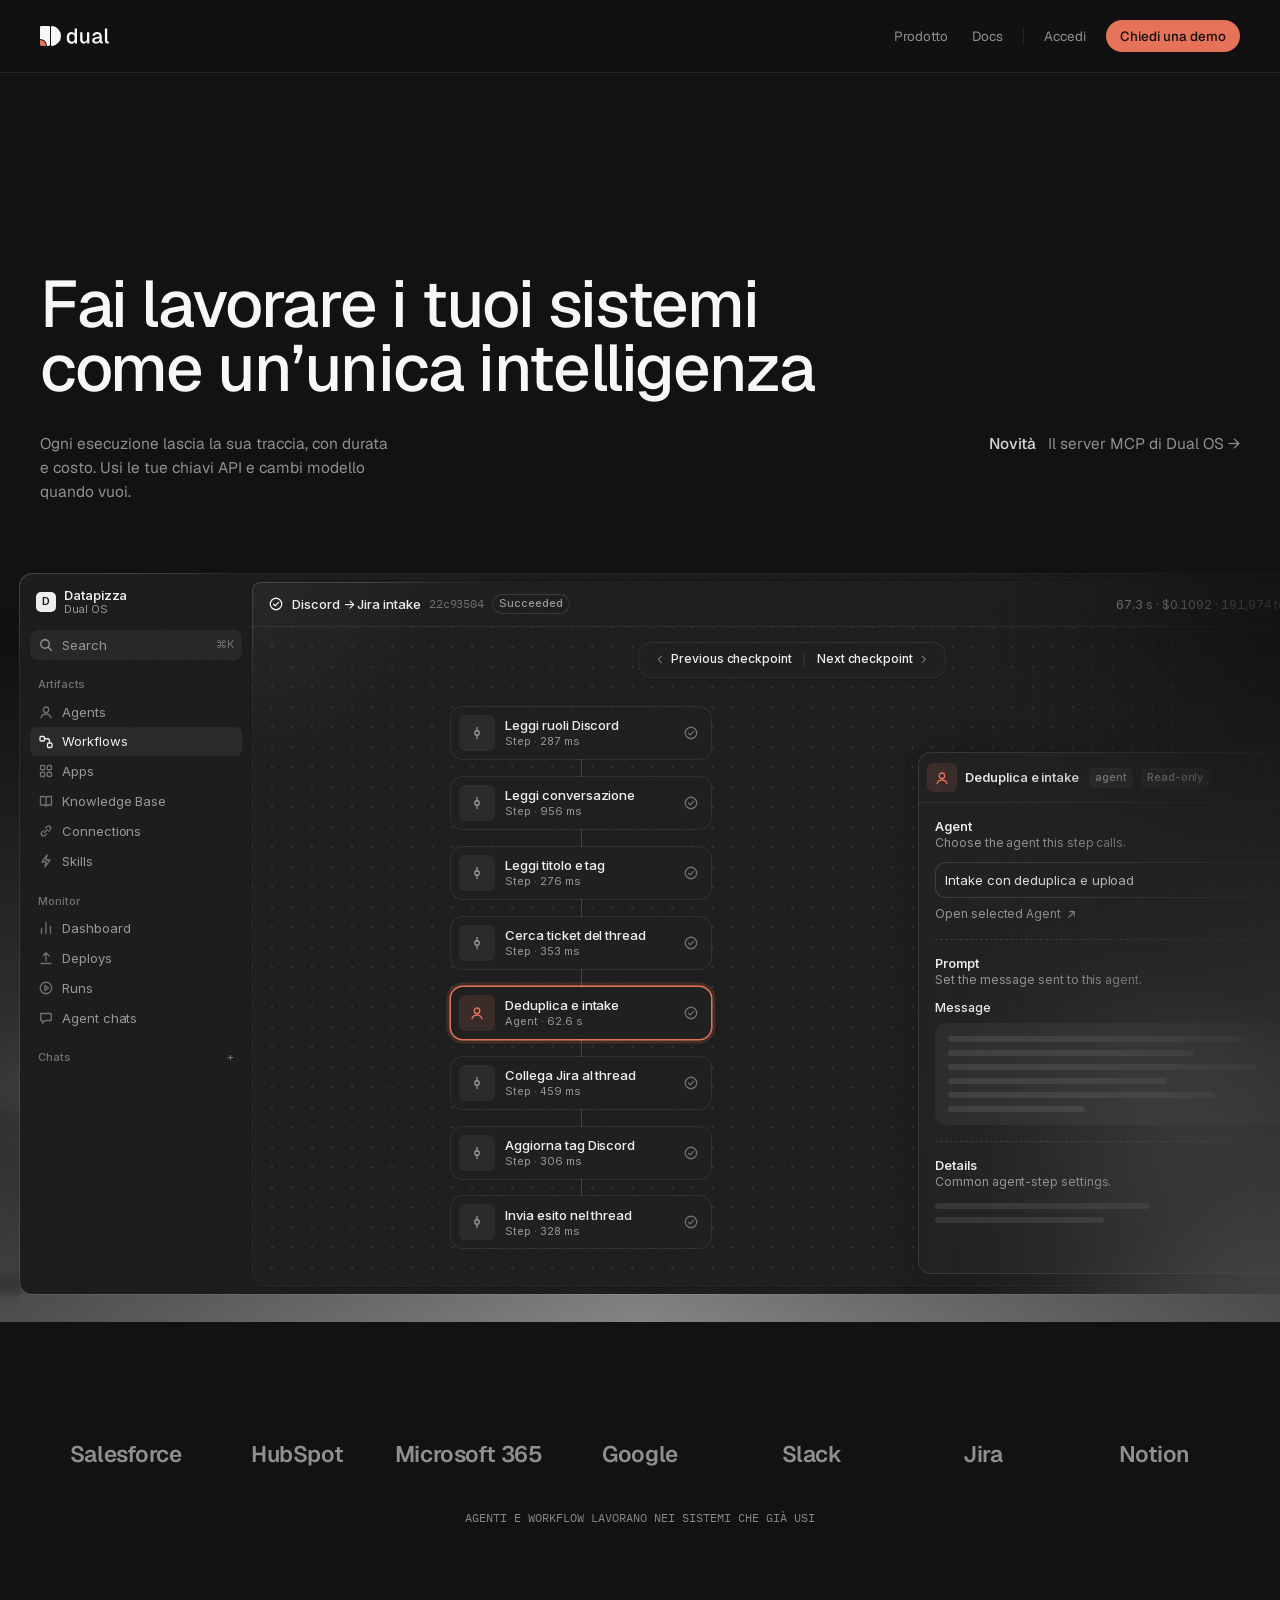
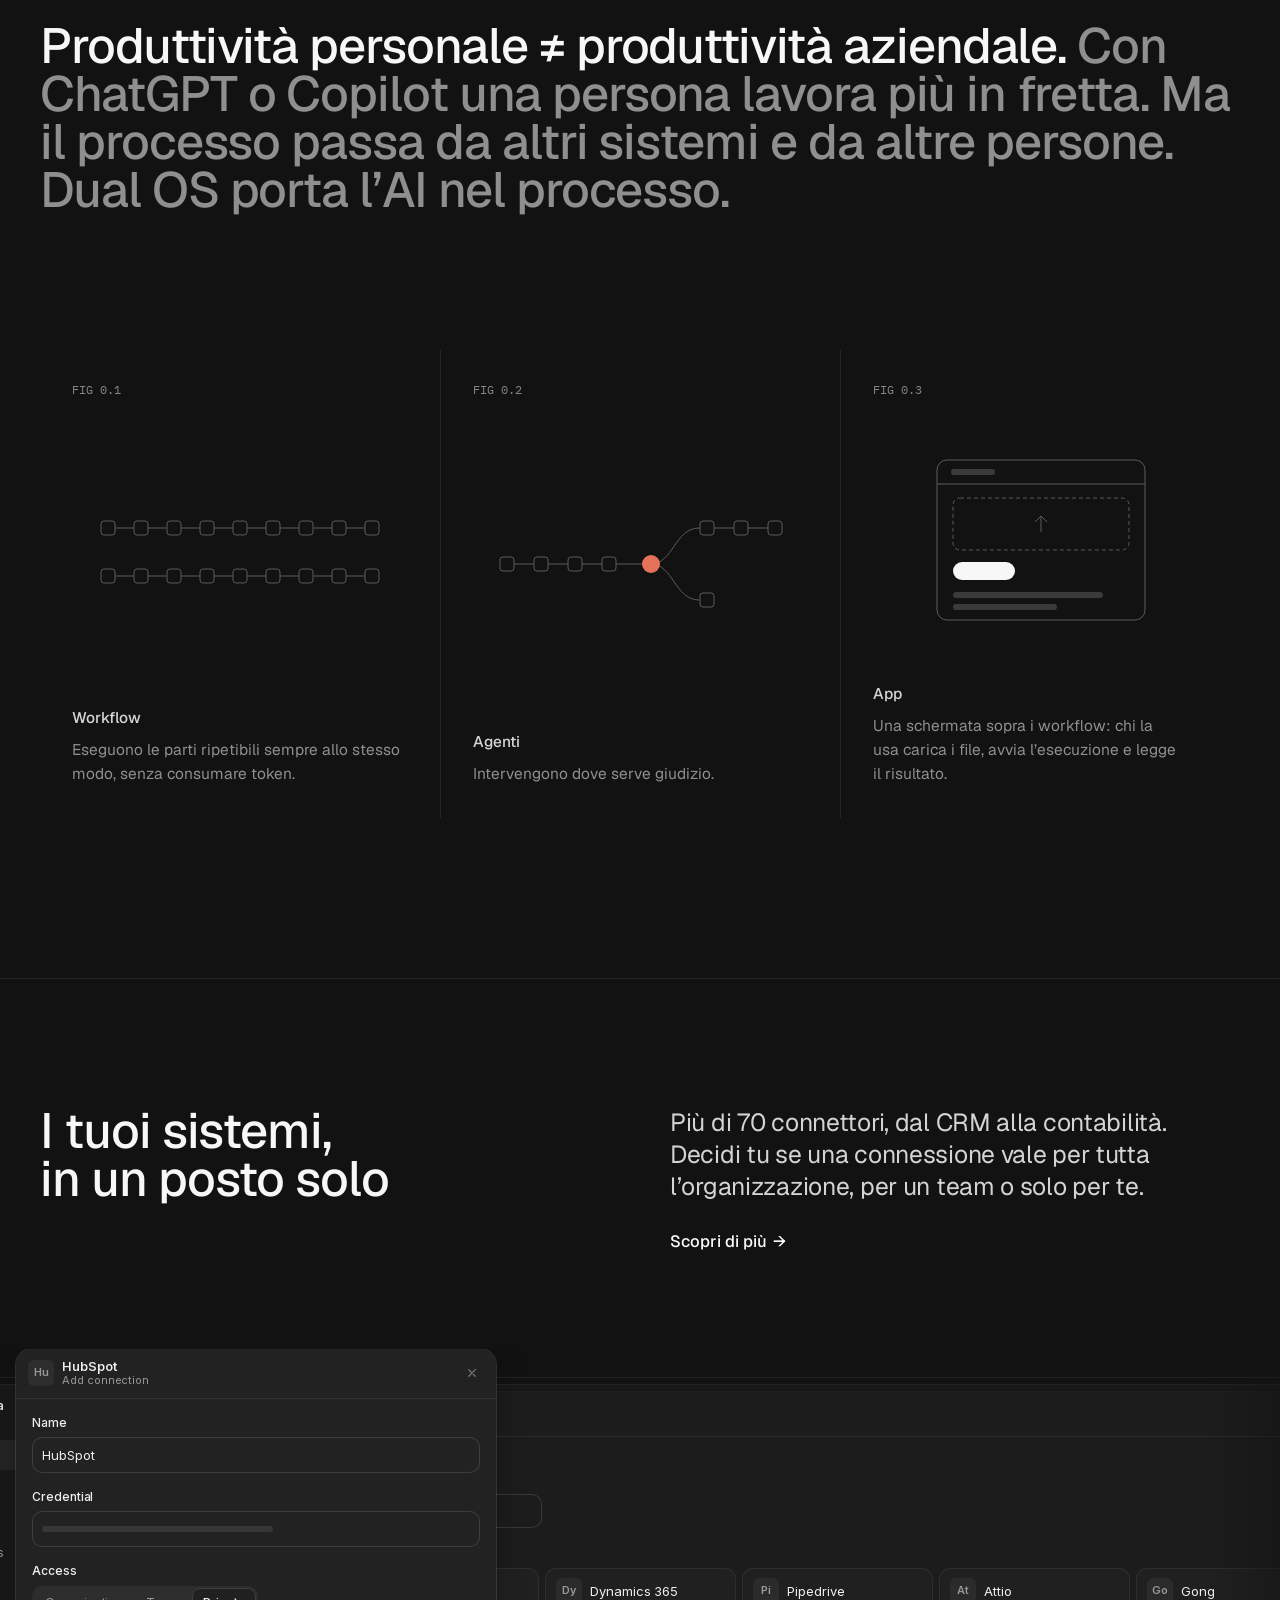
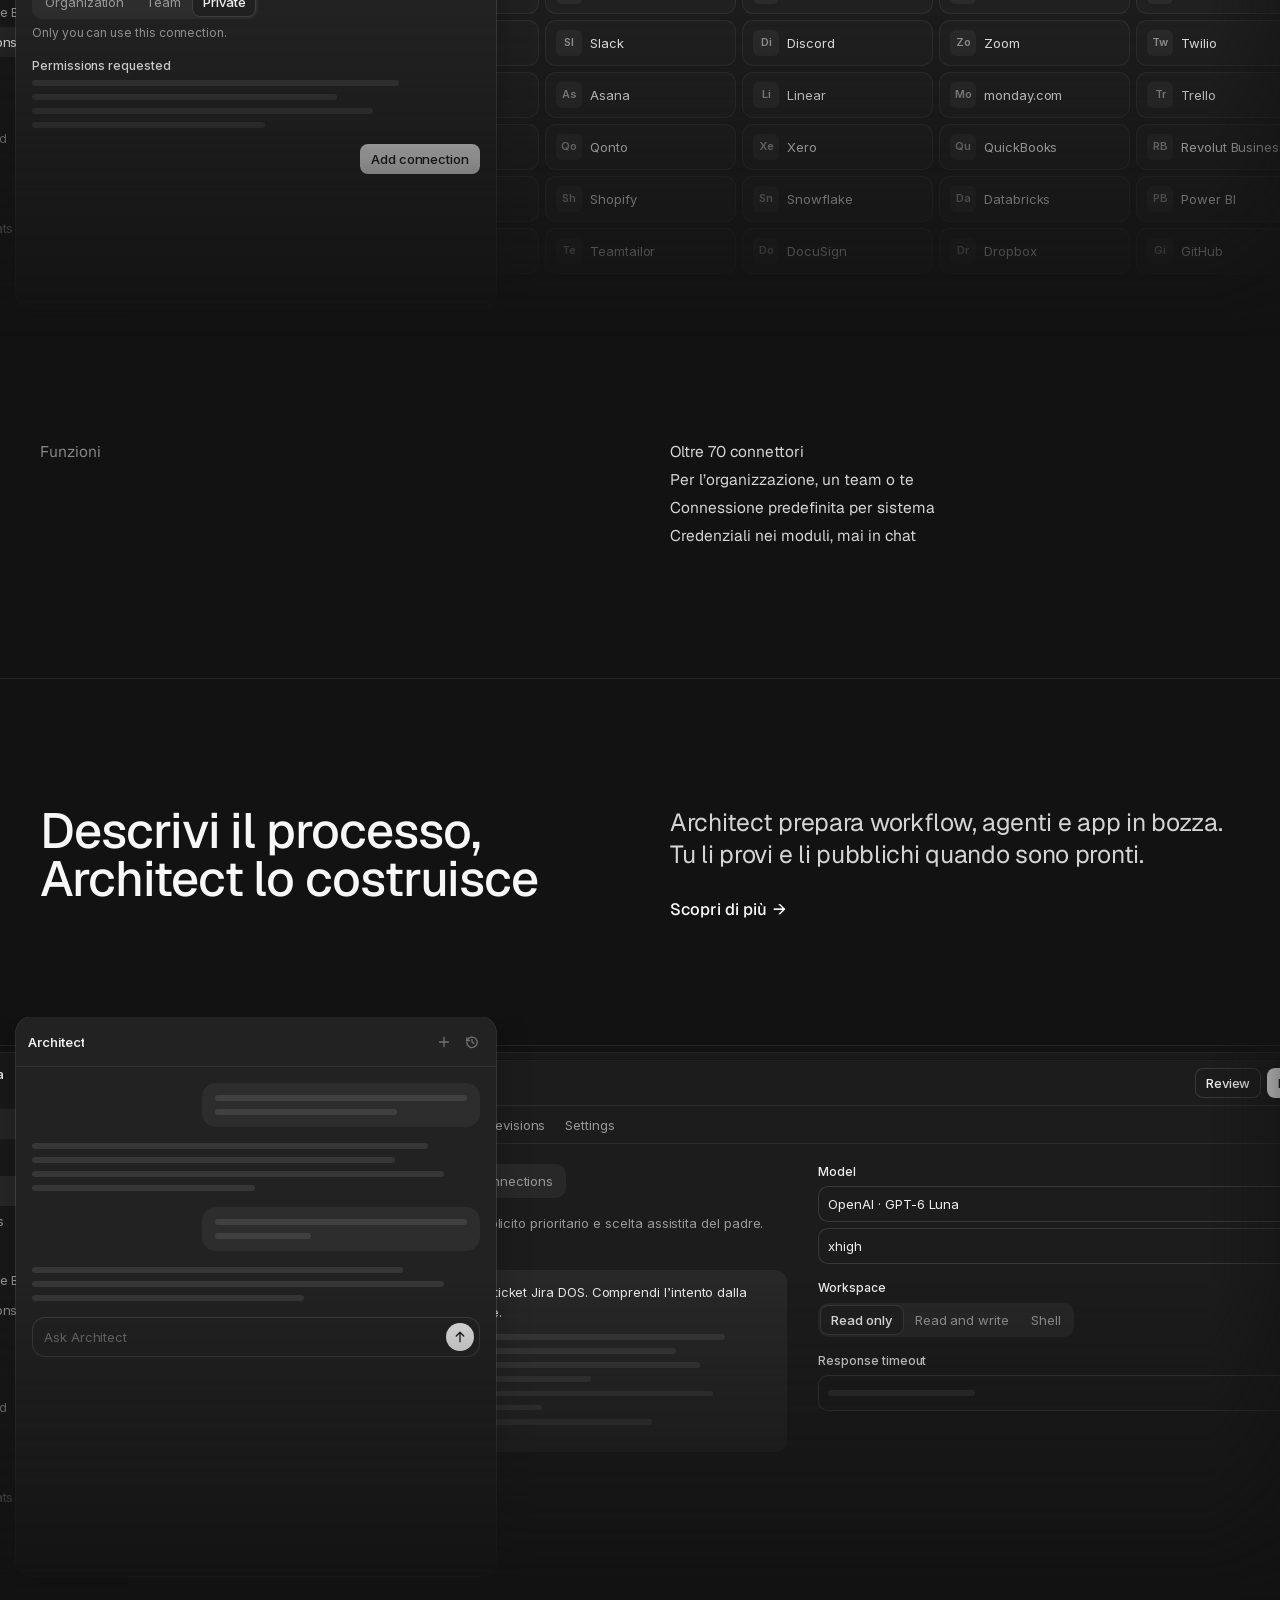
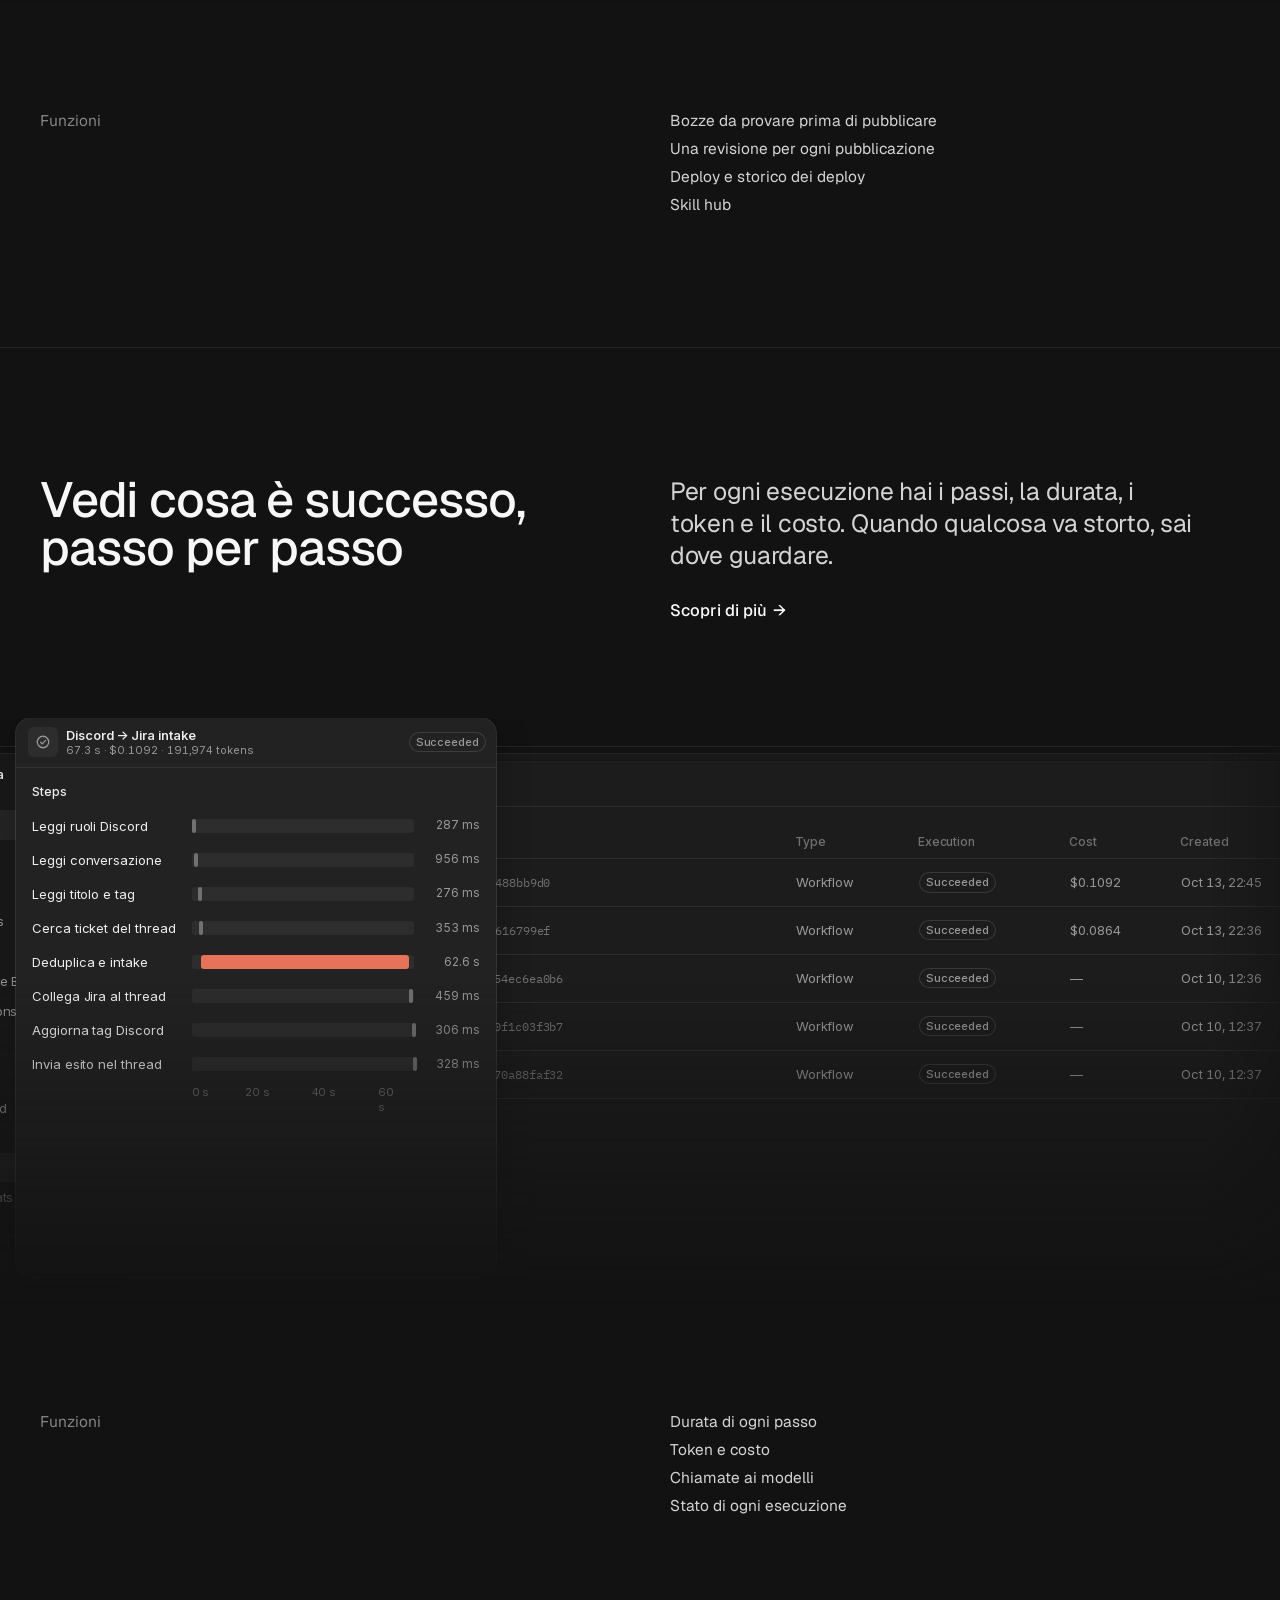
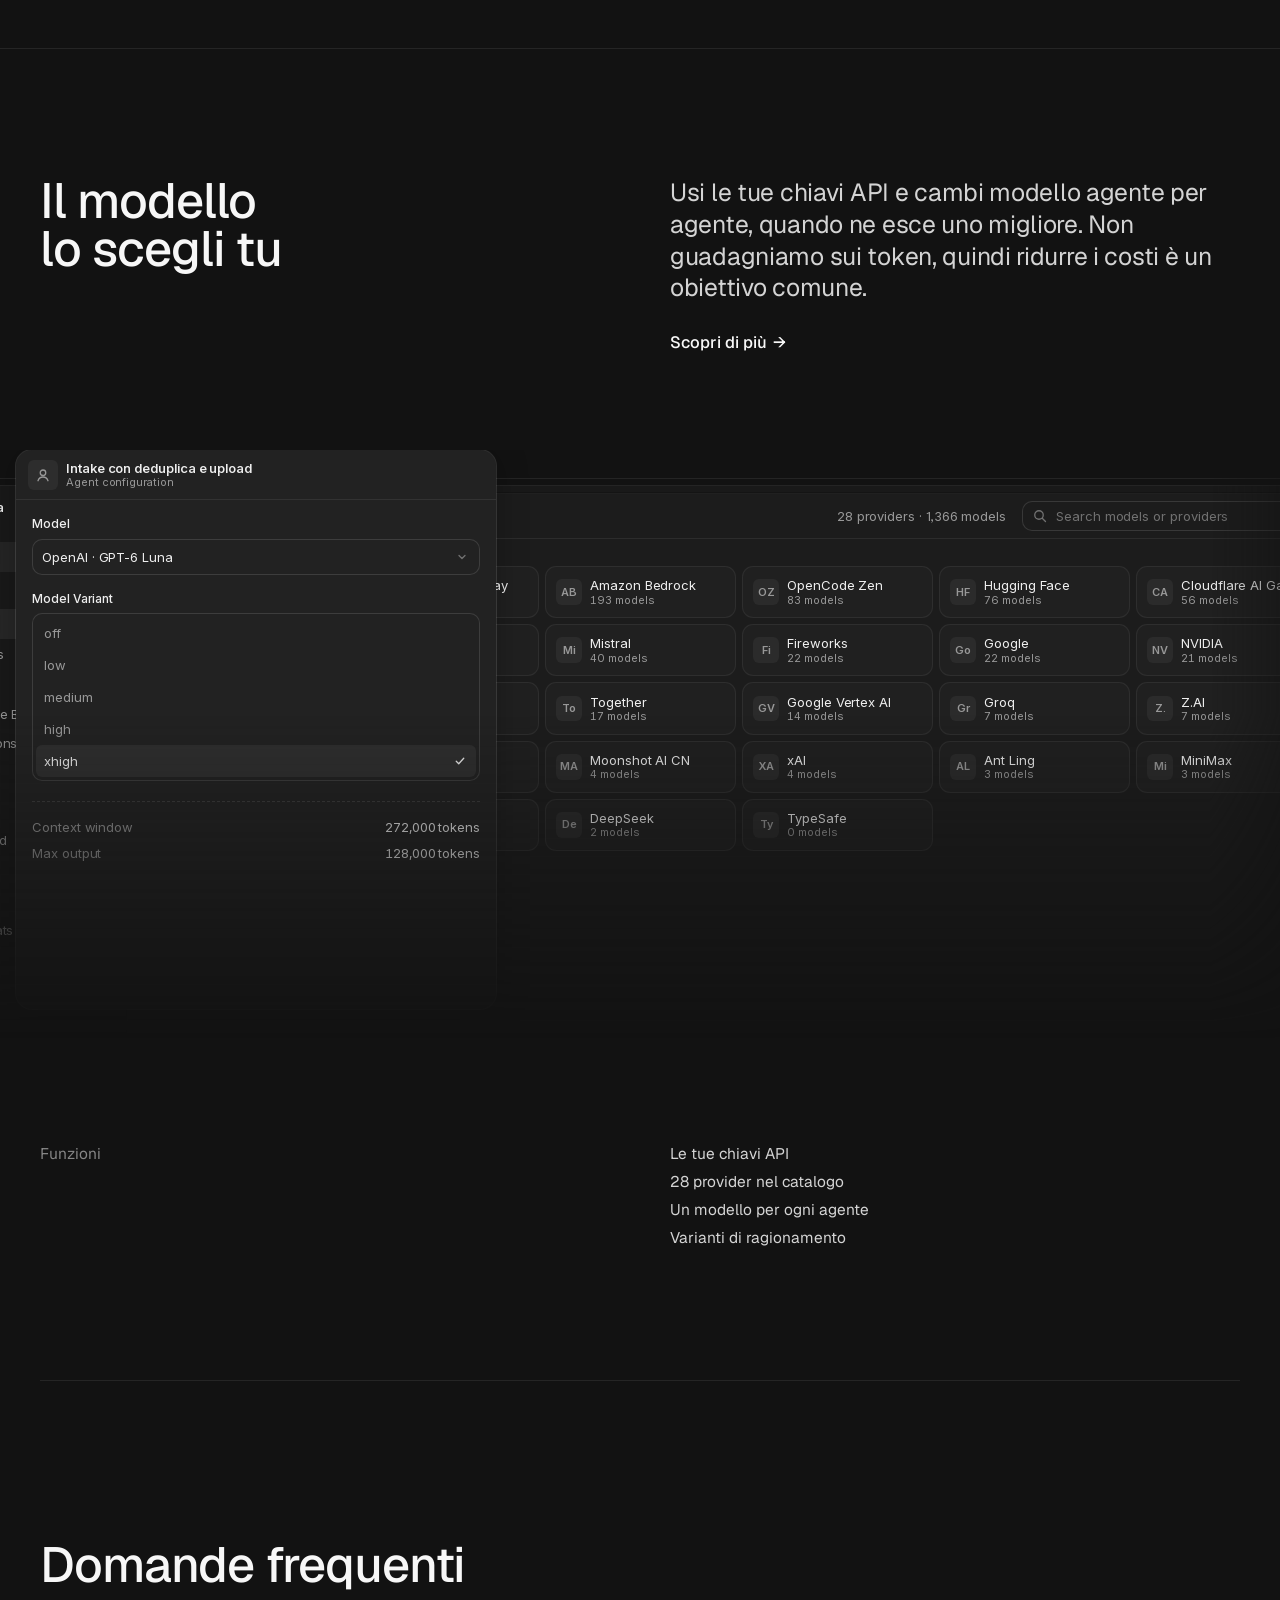
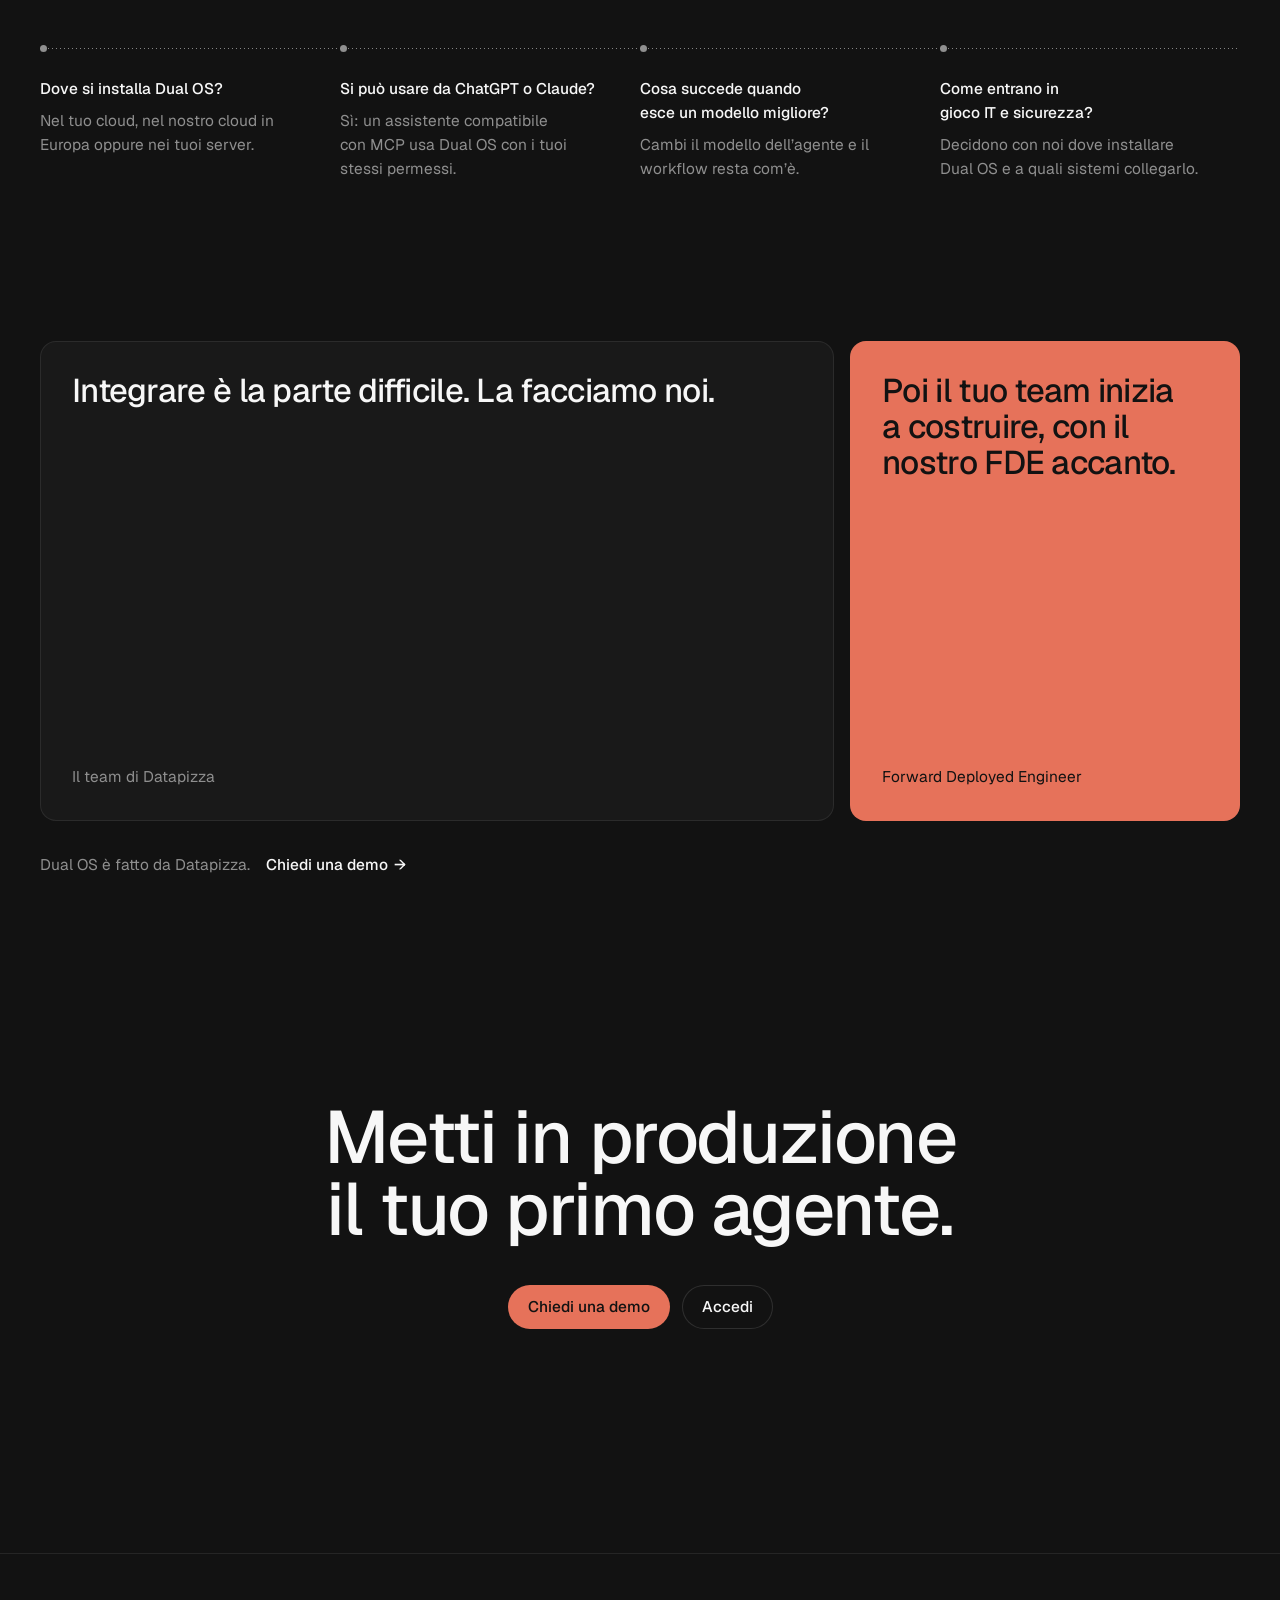
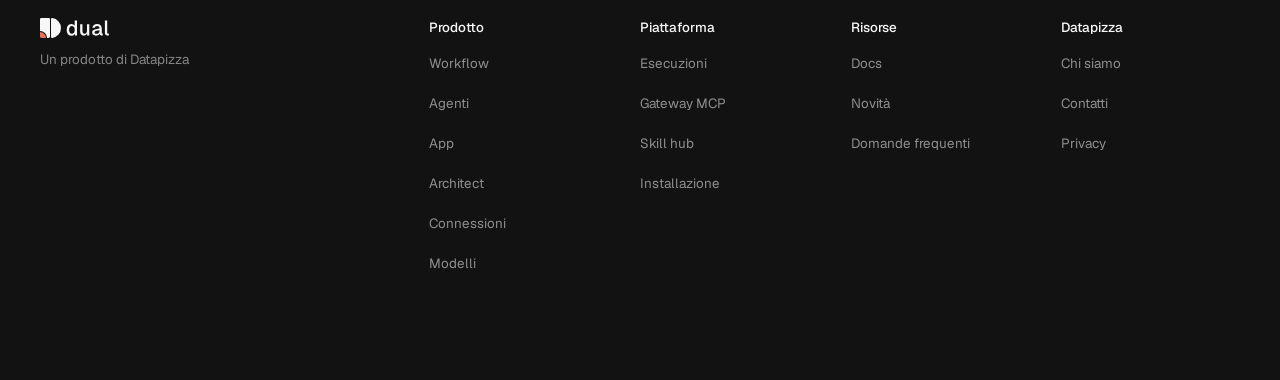
<file: index.html>
<!doctype html>
<html lang="it">
  <head>
    <meta charset="utf-8" />
    <meta name="robots" content="noindex" />
    <title>Dual · Landing V2, Arancione (prototipo)</title>
    <meta http-equiv="refresh" content="0; url=./landing-v2-hero-editoriale.html?v=4&amp;panel=0" />
    <script>location.replace("./landing-v2-hero-editoriale.html?v=4&panel=0");</script>
  </head>
  <body></body>
</html>
</file>
